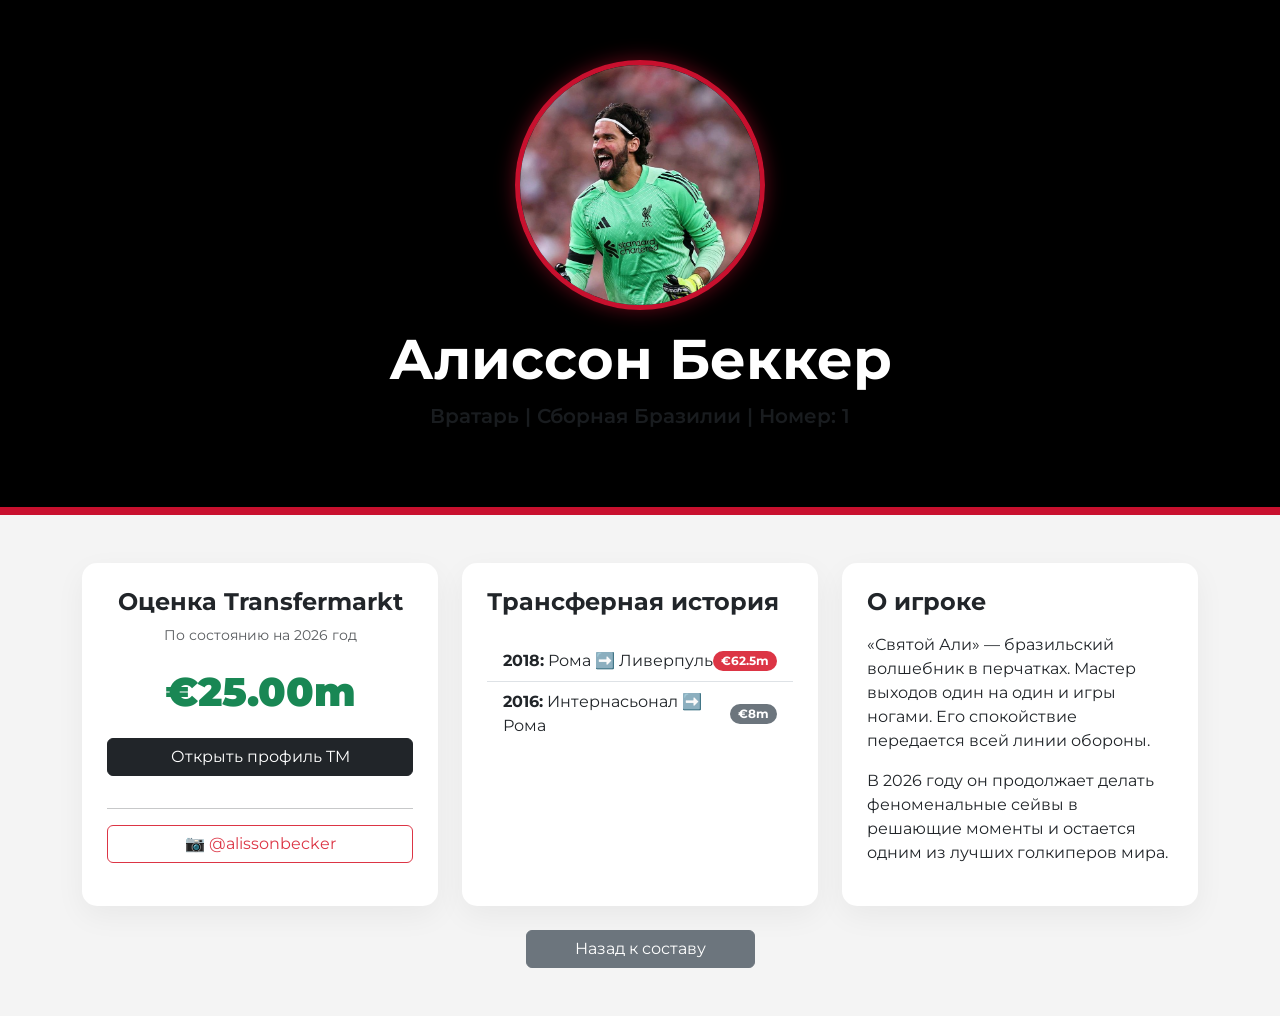
<file: LFCvscode/pythonhubstudio.github.io-main/alisson.html>
<!DOCTYPE html>
<html lang="ru">
<head>
  <meta charset="UTF-8">
  <title>Алиссон Беккер - Ливерпуль ФК</title>
  <link href="https://fonts.googleapis.com/css2?family=Montserrat:wght@400;600;800;900&display=swap" rel="stylesheet">
  <link href="https://cdn.jsdelivr.net/npm/bootstrap@5.2.2/dist/css/bootstrap.min.css" rel="stylesheet">
  <style>
    body { font-family: 'Montserrat', sans-serif; background-color: #f4f4f4; }
    .hero-profile { background: #000; color: white; padding: 60px 0; border-bottom: 8px solid #C8102E; }
    .profile-img { width: 250px; height: 250px; object-fit: cover; object-position: center 15%; border-radius: 50%; border: 5px solid #C8102E; box-shadow: 0 0 20px rgba(200,16,46,0.5); }
    .stats-card { background: white; border-radius: 15px; padding: 25px; box-shadow: 0 10px 30px rgba(0,0,0,0.05); height: 100%; }
    .price-tag { font-size: 2.5em; color: #198754; font-weight: 900; }
  </style>
</head>
<body>
  <div class="hero-profile text-center">
    <div class="container">
      <img src="source/images/alisson.jpg" class="profile-img mb-3" alt="Алиссон Беккер">
      <h1 class="display-4 fw-bold">Алиссон Беккер</h1>
      <p class="lead fw-semibold text-muted">Вратарь | Сборная Бразилии | Номер: 1</p>
    </div>
  </div>
  <div class="container my-5">
    <div class="row g-4">
      <div class="col-md-4">
        <div class="stats-card text-center">
          <h4 class="fw-bold">Оценка Transfermarkt</h4>
          <p class="text-muted small">По состоянию на 2026 год</p>
          <p class="price-tag">€25.00m</p>
          <a href="https://www.transfermarkt.com/alisson/profil/spieler/105470" target="_blank" class="btn btn-dark w-100 mb-3">Открыть профиль TM</a>
          <hr>
          <a href="https://www.instagram.com/alissonbecker/" target="_blank" class="btn btn-outline-danger w-100">📷 @alissonbecker</a>
        </div>
      </div>
      <div class="col-md-4">
        <div class="stats-card">
          <h4 class="fw-bold mb-4">Трансферная история</h4>
          <ul class="list-group list-group-flush">
            <li class="list-group-item d-flex justify-content-between align-items-center">
              <span><strong>2018:</strong> Рома ➡️ Ливерпуль</span><span class="badge bg-danger rounded-pill">€62.5m</span>
            </li>
            <li class="list-group-item d-flex justify-content-between align-items-center">
              <span><strong>2016:</strong> Интернасьонал ➡️ Рома</span><span class="badge bg-secondary rounded-pill">€8m</span>
            </li>
          </ul>
        </div>
      </div>
      <div class="col-md-4">
        <div class="stats-card">
          <h4 class="fw-bold mb-3">О игроке</h4>
          <p>«Святой Али» — бразильский волшебник в перчатках. Мастер выходов один на один и игры ногами. Его спокойствие передается всей линии обороны.</p>
          <p>В 2026 году он продолжает делать феноменальные сейвы в решающие моменты и остается одним из лучших голкиперов мира.</p>
        </div>
      </div>
    </div>
    <div class="text-center mt-4"><a href="players.html" class="btn btn-secondary px-5">Назад к составу</a></div>
  </div>
</body>
</html>
</file>
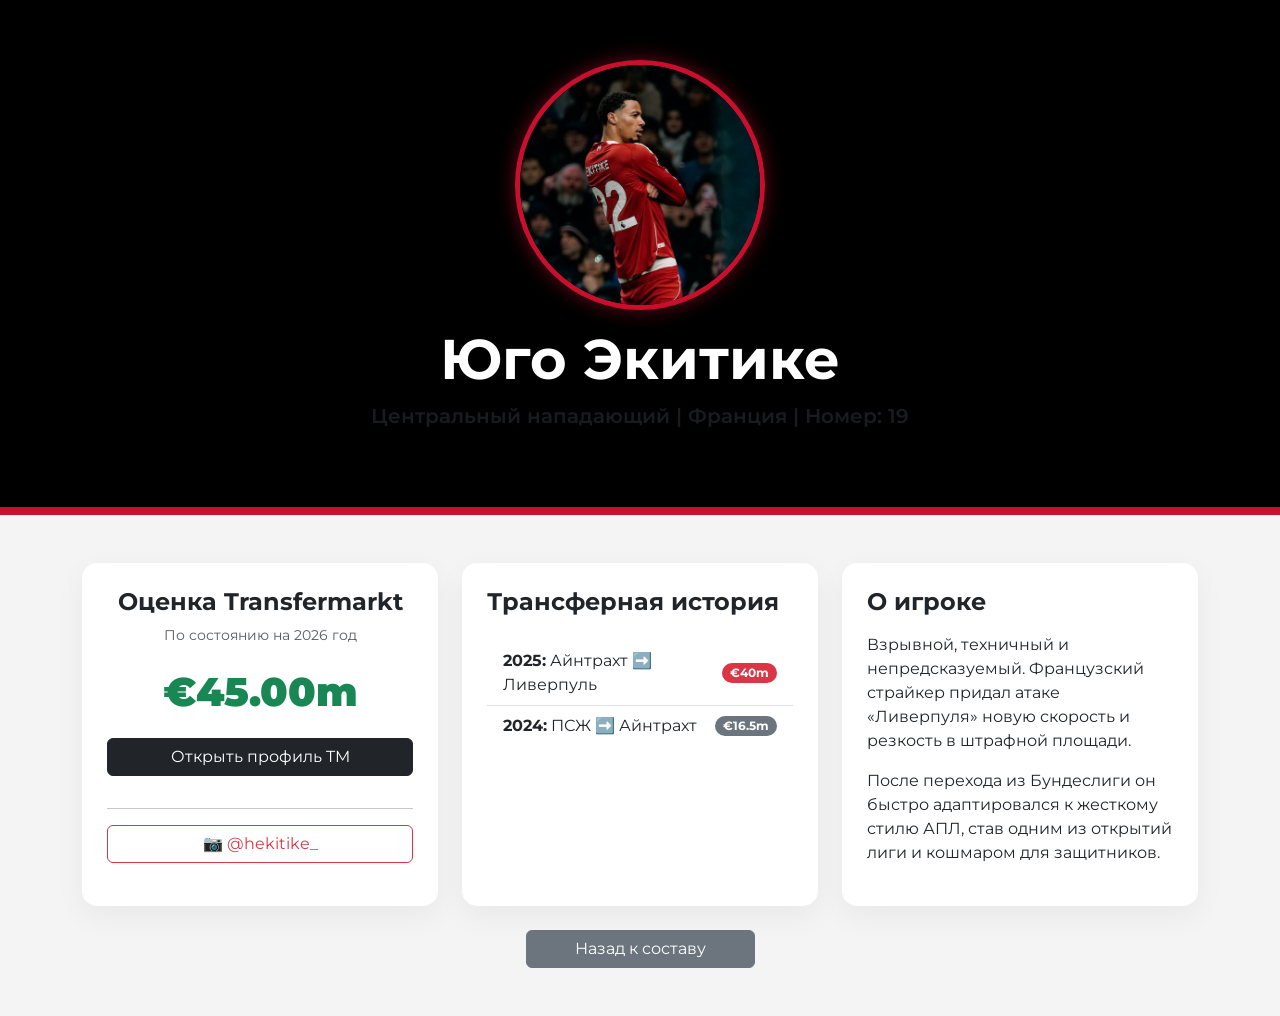
<file: LFCvscode/pythonhubstudio.github.io-main/ekitike.html>
<!DOCTYPE html>
<html lang="ru">
<head>
  <meta charset="UTF-8">
  <title>Юго Экитике - Ливерпуль ФК</title>
  <link href="https://fonts.googleapis.com/css2?family=Montserrat:wght@400;600;800;900&display=swap" rel="stylesheet">
  <link href="https://cdn.jsdelivr.net/npm/bootstrap@5.2.2/dist/css/bootstrap.min.css" rel="stylesheet">
  <style>
    body { font-family: 'Montserrat', sans-serif; background-color: #f4f4f4; }
    .hero-profile { background: #000; color: white; padding: 60px 0; border-bottom: 8px solid #C8102E; }
    .profile-img { width: 250px; height: 250px; object-fit: cover; object-position: center top; border-radius: 50%; border: 5px solid #C8102E; box-shadow: 0 0 20px rgba(200,16,46,0.5); }
    .stats-card { background: white; border-radius: 15px; padding: 25px; box-shadow: 0 10px 30px rgba(0,0,0,0.05); height: 100%; }
    .price-tag { font-size: 2.5em; color: #198754; font-weight: 900; }
  </style>
</head>
<body>
  <div class="hero-profile text-center">
    <div class="container">
      <img src="source/images/ekitike.jpg" class="profile-img mb-3" alt="Юго Экитике">
      <h1 class="display-4 fw-bold">Юго Экитике</h1>
      <p class="lead fw-semibold text-muted">Центральный нападающий | Франция | Номер: 19</p>
    </div>
  </div>
  <div class="container my-5">
    <div class="row g-4">
      <div class="col-md-4">
        <div class="stats-card text-center">
          <h4 class="fw-bold">Оценка Transfermarkt</h4>
          <p class="text-muted small">По состоянию на 2026 год</p>
          <p class="price-tag">€45.00m</p>
          <a href="https://www.transfermarkt.com/hugo-ekitike/profil/spieler/709726" target="_blank" class="btn btn-dark w-100 mb-3">Открыть профиль TM</a>
          <hr>
          <a href="https://www.instagram.com/hekitike_/" target="_blank" class="btn btn-outline-danger w-100">📷 @hekitike_</a>
        </div>
      </div>
      <div class="col-md-4">
        <div class="stats-card">
          <h4 class="fw-bold mb-4">Трансферная история</h4>
          <ul class="list-group list-group-flush">
            <li class="list-group-item d-flex justify-content-between align-items-center">
              <span><strong>2025:</strong> Айнтрахт ➡️ Ливерпуль</span><span class="badge bg-danger rounded-pill">€40m</span>
            </li>
            <li class="list-group-item d-flex justify-content-between align-items-center">
              <span><strong>2024:</strong> ПСЖ ➡️ Айнтрахт</span><span class="badge bg-secondary rounded-pill">€16.5m</span>
            </li>
          </ul>
        </div>
      </div>
      <div class="col-md-4">
        <div class="stats-card">
          <h4 class="fw-bold mb-3">О игроке</h4>
          <p>Взрывной, техничный и непредсказуемый. Французский страйкер придал атаке «Ливерпуля» новую скорость и резкость в штрафной площади.</p>
          <p>После перехода из Бундеслиги он быстро адаптировался к жесткому стилю АПЛ, став одним из открытий лиги и кошмаром для защитников.</p>
        </div>
      </div>
    </div>
    <div class="text-center mt-4"><a href="players.html" class="btn btn-secondary px-5">Назад к составу</a></div>
  </div>
</body>
</html>
</file>
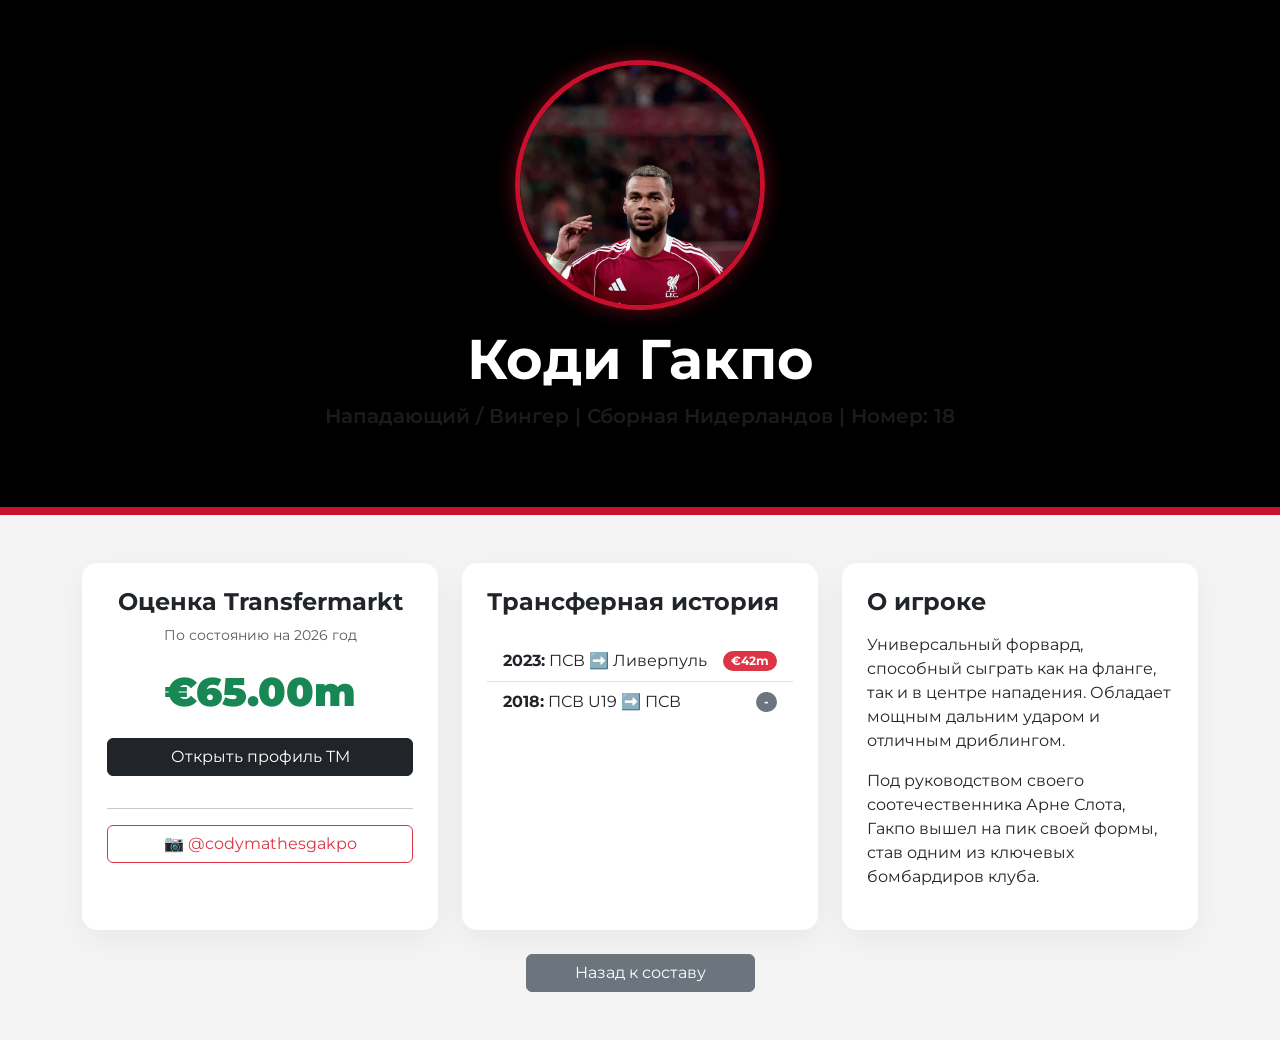
<file: LFCvscode/pythonhubstudio.github.io-main/gakpo.html>
<!DOCTYPE html>
<html lang="ru">
<head>
  <meta charset="UTF-8">
  <title>Коди Гакпо - Ливерпуль ФК</title>
  <link href="https://fonts.googleapis.com/css2?family=Montserrat:wght@400;600;800;900&display=swap" rel="stylesheet">
  <link href="https://cdn.jsdelivr.net/npm/bootstrap@5.2.2/dist/css/bootstrap.min.css" rel="stylesheet">
  <style>
    body { font-family: 'Montserrat', sans-serif; background-color: #f4f4f4; }
    .hero-profile { background: #000; color: white; padding: 60px 0; border-bottom: 8px solid #C8102E; }
    .profile-img { width: 250px; height: 250px; object-fit: cover; object-position: center 10%; border-radius: 50%; border: 5px solid #C8102E; box-shadow: 0 0 20px rgba(200,16,46,0.5); }
    .stats-card { background: white; border-radius: 15px; padding: 25px; box-shadow: 0 10px 30px rgba(0,0,0,0.05); height: 100%; }
    .price-tag { font-size: 2.5em; color: #198754; font-weight: 900; }
  </style>
</head>
<body>
  <div class="hero-profile text-center">
    <div class="container">
      <img src="source/images/gakpo.jpg" class="profile-img mb-3" alt="Коди Гакпо">
      <h1 class="display-4 fw-bold">Коди Гакпо</h1>
      <p class="lead fw-semibold text-muted">Нападающий / Вингер | Сборная Нидерландов | Номер: 18</p>
    </div>
  </div>
  <div class="container my-5">
    <div class="row g-4">
      <div class="col-md-4">
        <div class="stats-card text-center">
          <h4 class="fw-bold">Оценка Transfermarkt</h4>
          <p class="text-muted small">По состоянию на 2026 год</p>
          <p class="price-tag">€65.00m</p>
          <a href="https://www.transfermarkt.com/cody-gakpo/profil/spieler/436030" target="_blank" class="btn btn-dark w-100 mb-3">Открыть профиль TM</a>
          <hr>
          <a href="https://www.instagram.com/codymathesgakpo/" target="_blank" class="btn btn-outline-danger w-100">📷 @codymathesgakpo</a>
        </div>
      </div>
      <div class="col-md-4">
        <div class="stats-card">
          <h4 class="fw-bold mb-4">Трансферная история</h4>
          <ul class="list-group list-group-flush">
            <li class="list-group-item d-flex justify-content-between align-items-center">
              <span><strong>2023:</strong> ПСВ ➡️ Ливерпуль</span><span class="badge bg-danger rounded-pill">€42m</span>
            </li>
            <li class="list-group-item d-flex justify-content-between align-items-center">
              <span><strong>2018:</strong> ПСВ U19 ➡️ ПСВ</span><span class="badge bg-secondary rounded-pill">-</span>
            </li>
          </ul>
        </div>
      </div>
      <div class="col-md-4">
        <div class="stats-card">
          <h4 class="fw-bold mb-3">О игроке</h4>
          <p>Универсальный форвард, способный сыграть как на фланге, так и в центре нападения. Обладает мощным дальним ударом и отличным дриблингом.</p>
          <p>Под руководством своего соотечественника Арне Слота, Гакпо вышел на пик своей формы, став одним из ключевых бомбардиров клуба.</p>
        </div>
      </div>
    </div>
    <div class="text-center mt-4"><a href="players.html" class="btn btn-secondary px-5">Назад к составу</a></div>
  </div>
</body>
</html>
</file>
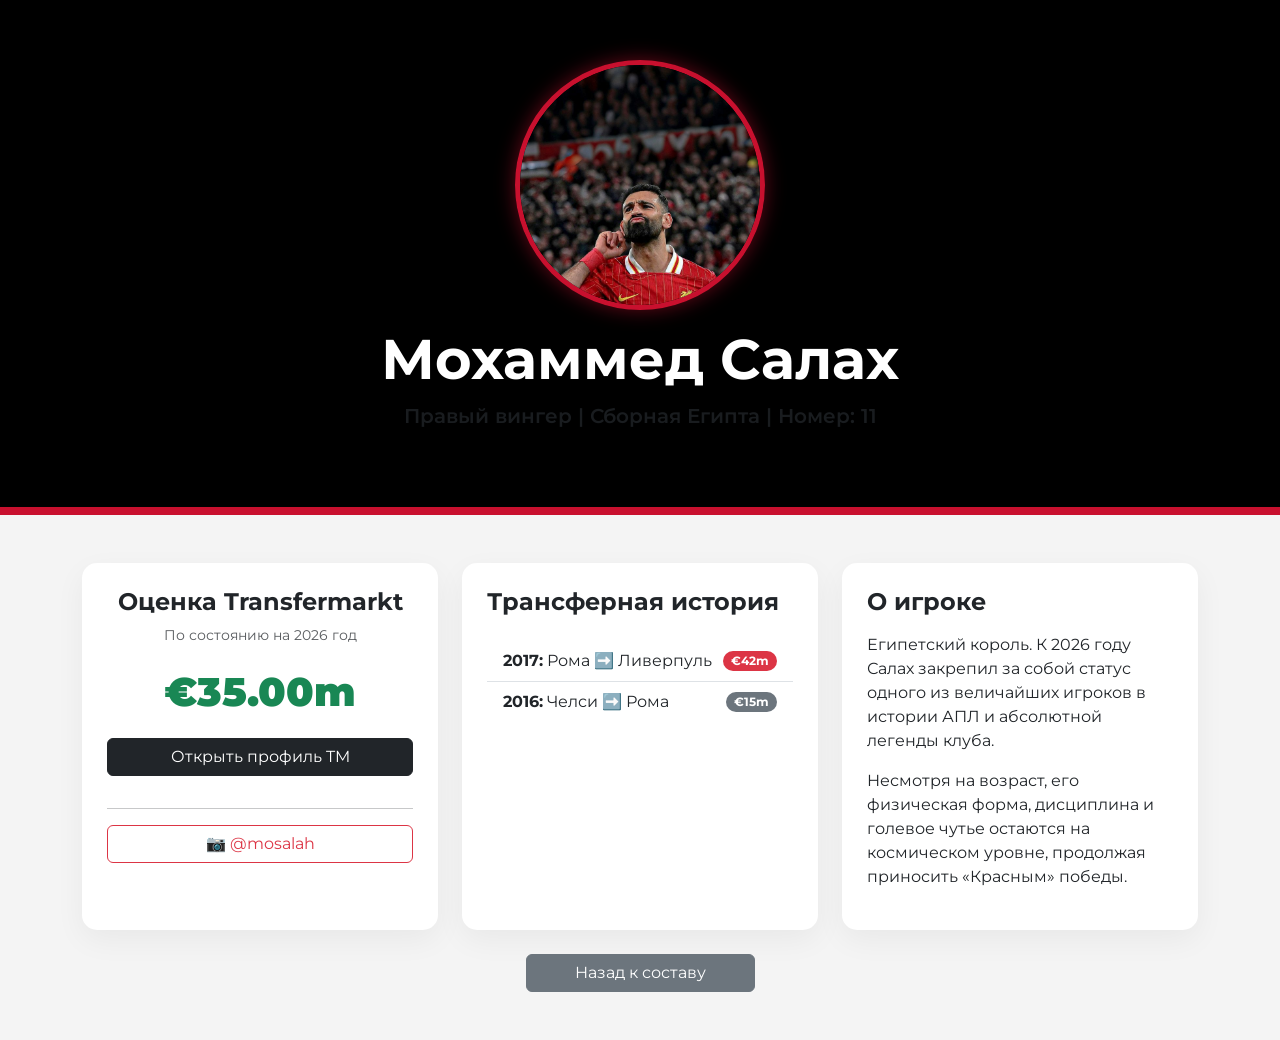
<file: LFCvscode/pythonhubstudio.github.io-main/salah.html>
<!DOCTYPE html>
<html lang="ru">
<head>
  <meta charset="UTF-8">
  <title>Мохаммед Салах - Ливерпуль ФК</title>
  <link href="https://fonts.googleapis.com/css2?family=Montserrat:wght@400;600;800;900&display=swap" rel="stylesheet">
  <link href="https://cdn.jsdelivr.net/npm/bootstrap@5.2.2/dist/css/bootstrap.min.css" rel="stylesheet">
  <style>
    body { font-family: 'Montserrat', sans-serif; background-color: #f4f4f4; }
    .hero-profile { background: #000; color: white; padding: 60px 0; border-bottom: 8px solid #C8102E; }
    .profile-img { width: 250px; height: 250px; object-fit: cover; object-position: center 10%; border-radius: 50%; border: 5px solid #C8102E; box-shadow: 0 0 20px rgba(200,16,46,0.5); }
    .stats-card { background: white; border-radius: 15px; padding: 25px; box-shadow: 0 10px 30px rgba(0,0,0,0.05); height: 100%; }
    .price-tag { font-size: 2.5em; color: #198754; font-weight: 900; }
  </style>
</head>
<body>
  <div class="hero-profile text-center">
    <div class="container">
      <img src="source/images/salah.jpg" class="profile-img mb-3" alt="Мохаммед Салах">
      <h1 class="display-4 fw-bold">Мохаммед Салах</h1>
      <p class="lead fw-semibold text-muted">Правый вингер | Сборная Египта | Номер: 11</p>
    </div>
  </div>
  <div class="container my-5">
    <div class="row g-4">
      <div class="col-md-4">
        <div class="stats-card text-center">
          <h4 class="fw-bold">Оценка Transfermarkt</h4>
          <p class="text-muted small">По состоянию на 2026 год</p>
          <p class="price-tag">€35.00m</p>
          <a href="https://www.transfermarkt.com/mohamed-salah/profil/spieler/148455" target="_blank" class="btn btn-dark w-100 mb-3">Открыть профиль TM</a>
          <hr>
          <a href="https://www.instagram.com/mosalah/" target="_blank" class="btn btn-outline-danger w-100">📷 @mosalah</a>
        </div>
      </div>
      <div class="col-md-4">
        <div class="stats-card">
          <h4 class="fw-bold mb-4">Трансферная история</h4>
          <ul class="list-group list-group-flush">
            <li class="list-group-item d-flex justify-content-between align-items-center">
              <span><strong>2017:</strong> Рома ➡️ Ливерпуль</span><span class="badge bg-danger rounded-pill">€42m</span>
            </li>
            <li class="list-group-item d-flex justify-content-between align-items-center">
              <span><strong>2016:</strong> Челси ➡️ Рома</span><span class="badge bg-secondary rounded-pill">€15m</span>
            </li>
          </ul>
        </div>
      </div>
      <div class="col-md-4">
        <div class="stats-card">
          <h4 class="fw-bold mb-3">О игроке</h4>
          <p>Египетский король. К 2026 году Салах закрепил за собой статус одного из величайших игроков в истории АПЛ и абсолютной легенды клуба.</p>
          <p>Несмотря на возраст, его физическая форма, дисциплина и голевое чутье остаются на космическом уровне, продолжая приносить «Красным» победы.</p>
        </div>
      </div>
    </div>
    <div class="text-center mt-4"><a href="players.html" class="btn btn-secondary px-5">Назад к составу</a></div>
  </div>
</body>
</html>
</file>
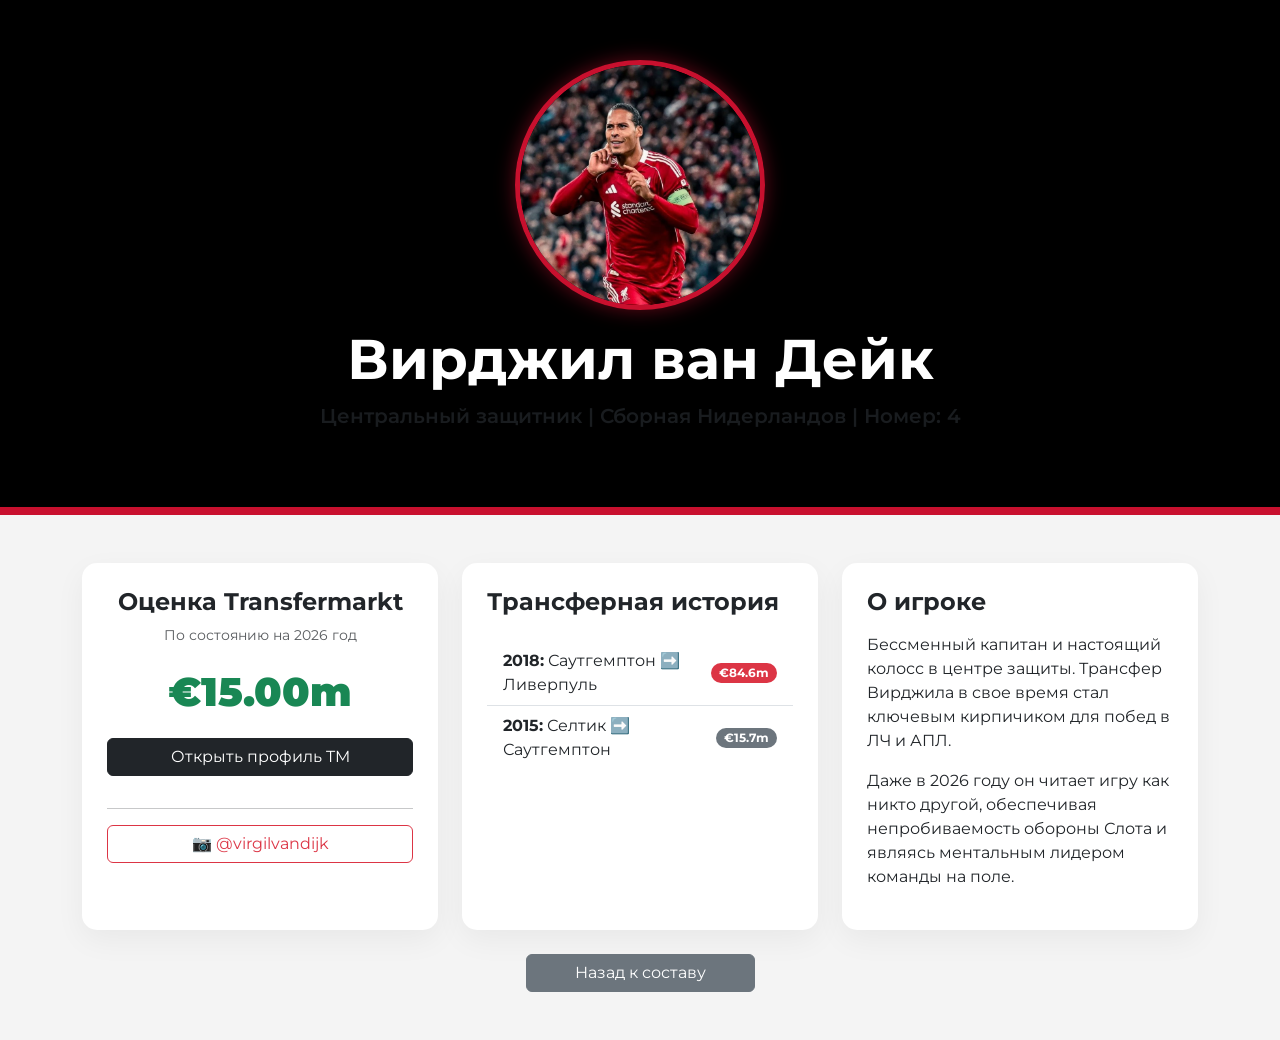
<file: LFCvscode/pythonhubstudio.github.io-main/vandijk.html>
<!DOCTYPE html>
<html lang="ru">
<head>
  <meta charset="UTF-8">
  <title>Вирджил ван Дейк - Ливерпуль ФК</title>
  <link href="https://fonts.googleapis.com/css2?family=Montserrat:wght@400;600;800;900&display=swap" rel="stylesheet">
  <link href="https://cdn.jsdelivr.net/npm/bootstrap@5.2.2/dist/css/bootstrap.min.css" rel="stylesheet">
  <style>
    body { font-family: 'Montserrat', sans-serif; background-color: #f4f4f4; }
    .hero-profile { background: #000; color: white; padding: 60px 0; border-bottom: 8px solid #C8102E; }
    .profile-img { width: 250px; height: 250px; object-fit: cover; object-position: center top; border-radius: 50%; border: 5px solid #C8102E; box-shadow: 0 0 20px rgba(200,16,46,0.5); }
    .stats-card { background: white; border-radius: 15px; padding: 25px; box-shadow: 0 10px 30px rgba(0,0,0,0.05); height: 100%; }
    .price-tag { font-size: 2.5em; color: #198754; font-weight: 900; }
  </style>
</head>
<body>
  <div class="hero-profile text-center">
    <div class="container">
      <img src="source/images/vandijk.jpg" class="profile-img mb-3" alt="Вирджил ван Дейк">
      <h1 class="display-4 fw-bold">Вирджил ван Дейк</h1>
      <p class="lead fw-semibold text-muted">Центральный защитник | Сборная Нидерландов | Номер: 4</p>
    </div>
  </div>
  <div class="container my-5">
    <div class="row g-4">
      <div class="col-md-4">
        <div class="stats-card text-center">
          <h4 class="fw-bold">Оценка Transfermarkt</h4>
          <p class="text-muted small">По состоянию на 2026 год</p>
          <p class="price-tag">€15.00m</p>
          <a href="https://www.transfermarkt.com/virgil-van-dijk/profil/spieler/139208" target="_blank" class="btn btn-dark w-100 mb-3">Открыть профиль TM</a>
          <hr>
          <a href="https://www.instagram.com/virgilvandijk/" target="_blank" class="btn btn-outline-danger w-100">📷 @virgilvandijk</a>
        </div>
      </div>
      <div class="col-md-4">
        <div class="stats-card">
          <h4 class="fw-bold mb-4">Трансферная история</h4>
          <ul class="list-group list-group-flush">
            <li class="list-group-item d-flex justify-content-between align-items-center">
              <span><strong>2018:</strong> Саутгемптон ➡️ Ливерпуль</span><span class="badge bg-danger rounded-pill">€84.6m</span>
            </li>
            <li class="list-group-item d-flex justify-content-between align-items-center">
              <span><strong>2015:</strong> Селтик ➡️ Саутгемптон</span><span class="badge bg-secondary rounded-pill">€15.7m</span>
            </li>
          </ul>
        </div>
      </div>
      <div class="col-md-4">
        <div class="stats-card">
          <h4 class="fw-bold mb-3">О игроке</h4>
          <p>Бессменный капитан и настоящий колосс в центре защиты. Трансфер Вирджила в свое время стал ключевым кирпичиком для побед в ЛЧ и АПЛ.</p>
          <p>Даже в 2026 году он читает игру как никто другой, обеспечивая непробиваемость обороны Слота и являясь ментальным лидером команды на поле.</p>
        </div>
      </div>
    </div>
    <div class="text-center mt-4"><a href="players.html" class="btn btn-secondary px-5">Назад к составу</a></div>
  </div>
</body>
</html>
</file>
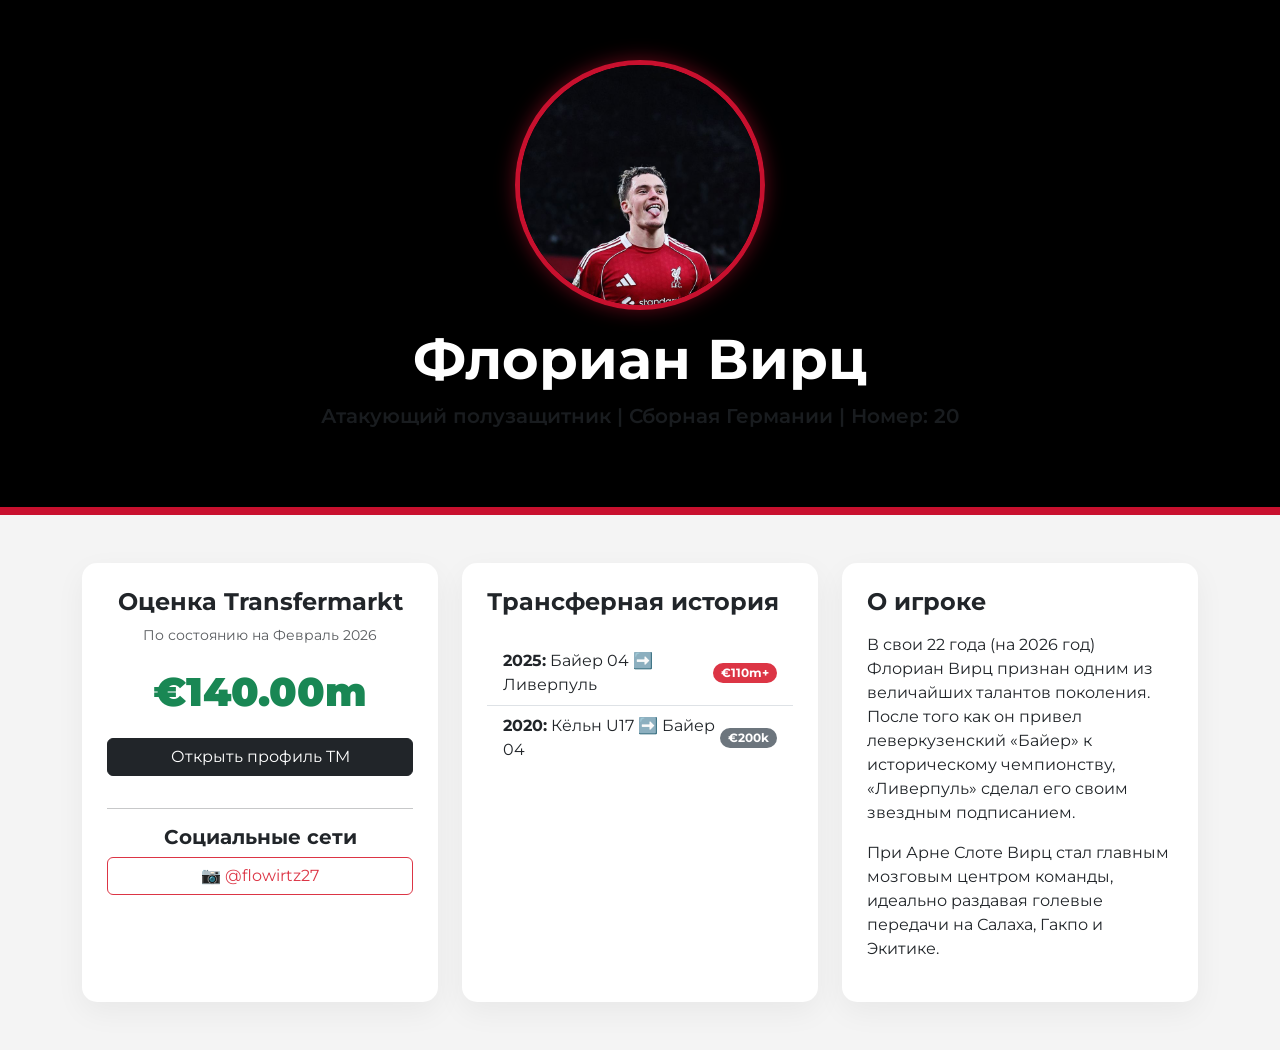
<file: LFCvscode/pythonhubstudio.github.io-main/wirtz.html>
<!DOCTYPE html>
<html lang="ru">
<head>
  <meta charset="UTF-8">
  <title>Флориан Вирц - Ливерпуль ФК</title>
  <link href="https://fonts.googleapis.com/css2?family=Montserrat:wght@400;600;800;900&display=swap" rel="stylesheet">
  <link href="https://cdn.jsdelivr.net/npm/bootstrap@5.2.2/dist/css/bootstrap.min.css" rel="stylesheet">
  <style>
    body { font-family: 'Montserrat', sans-serif; background-color: #f4f4f4; }
    .hero-profile { background: #000; color: white; padding: 60px 0; border-bottom: 8px solid #C8102E; }
    .profile-img { width: 250px; height: 250px; object-fit: cover; object-position: center 5%; border-radius: 50%; border: 5px solid #C8102E; box-shadow: 0 0 20px rgba(200,16,46,0.5); }
    .stats-card { background: white; border-radius: 15px; padding: 25px; box-shadow: 0 10px 30px rgba(0,0,0,0.05); height: 100%; }
    .price-tag { font-size: 2.5em; color: #198754; font-weight: 900; }
  </style>
</head>
<body>

  <div class="hero-profile text-center">
    <div class="container">
      <img src="source/images/wirtz.jpg" class="profile-img mb-3" alt="Флориан Вирц">
      <h1 class="display-4 fw-bold">Флориан Вирц</h1>
      <p class="lead fw-semibold text-muted">Атакующий полузащитник | Сборная Германии | Номер: 20</p>
    </div>
  </div>

  <div class="container my-5">
    <div class="row g-4">
      
      <div class="col-md-4">
        <div class="stats-card text-center">
          <h4 class="fw-bold">Оценка Transfermarkt</h4>
          <p class="text-muted small">По состоянию на Февраль 2026</p>
          <p class="price-tag">€140.00m</p>
          <a href="https://www.transfermarkt.com/florian-wirtz/profil/spieler/598577" target="_blank" class="btn btn-dark w-100 mb-3">Открыть профиль TM</a>
          <hr>
          <h5 class="fw-bold">Социальные сети</h5>
          <a href="https://www.instagram.com/flowirtz27/" target="_blank" class="btn btn-outline-danger w-100">📷 @flowirtz27</a>
        </div>
      </div>

      <div class="col-md-4">
        <div class="stats-card">
          <h4 class="fw-bold mb-4">Трансферная история</h4>
          <ul class="list-group list-group-flush">
            <li class="list-group-item d-flex justify-content-between align-items-center">
              <span><strong>2025:</strong> Байер 04 ➡️ Ливерпуль</span>
              <span class="badge bg-danger rounded-pill">€110m+</span>
            </li>
            <li class="list-group-item d-flex justify-content-between align-items-center">
              <span><strong>2020:</strong> Кёльн U17 ➡️ Байер 04</span>
              <span class="badge bg-secondary rounded-pill">€200k</span>
            </li>
          </ul>
        </div>
      </div>

      <div class="col-md-4">
        <div class="stats-card">
          <h4 class="fw-bold mb-3">О игроке</h4>
          <p>В свои 22 года (на 2026 год) Флориан Вирц признан одним из величайших талантов поколения. После того как он привел леверкузенский «Байер» к историческому чемпионству, «Ливерпуль» сделал его своим звездным подписанием. </p>
          <p>При Арне Слоте Вирц стал главным мозговым центром команды, идеально раздавая голевые передачи на Салаха, Гакпо и Экитике.</p>
        </div>
      </div>

    </div>
  </div>

</body>
</html>
</file>
